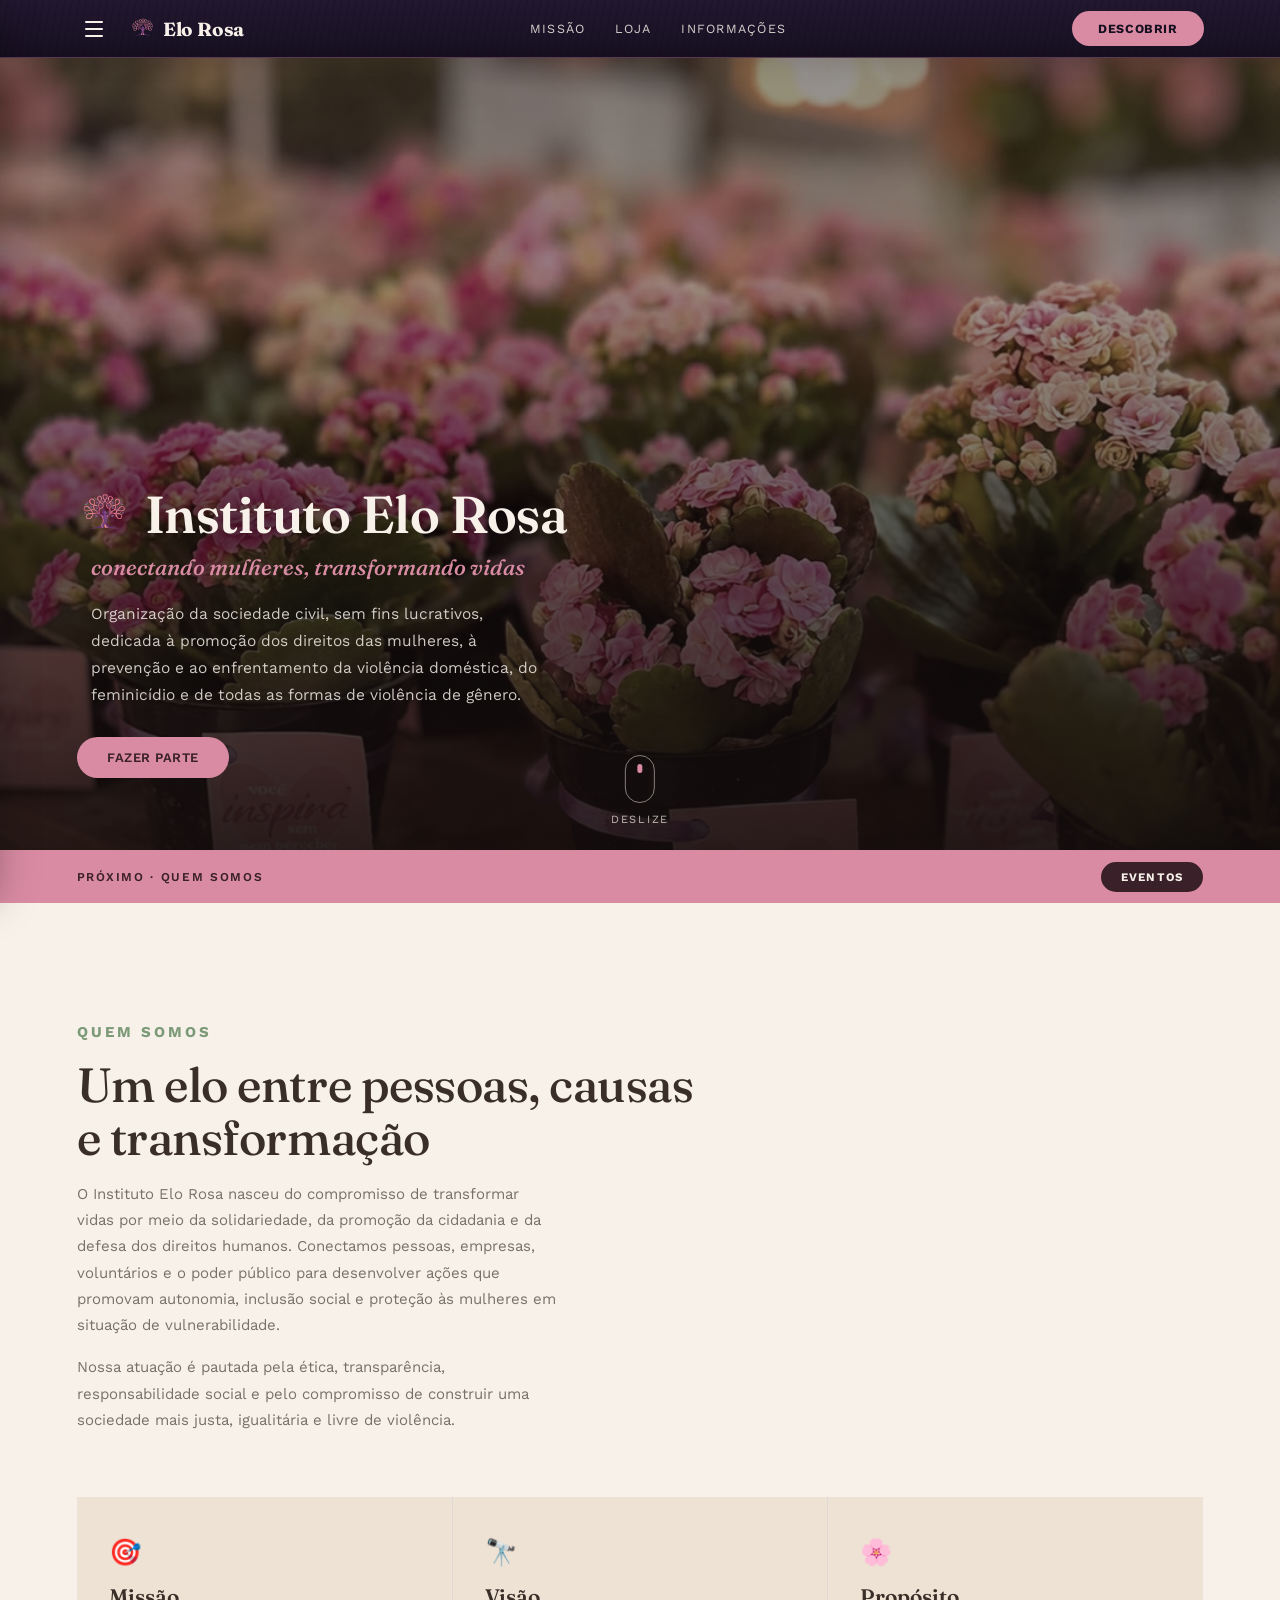
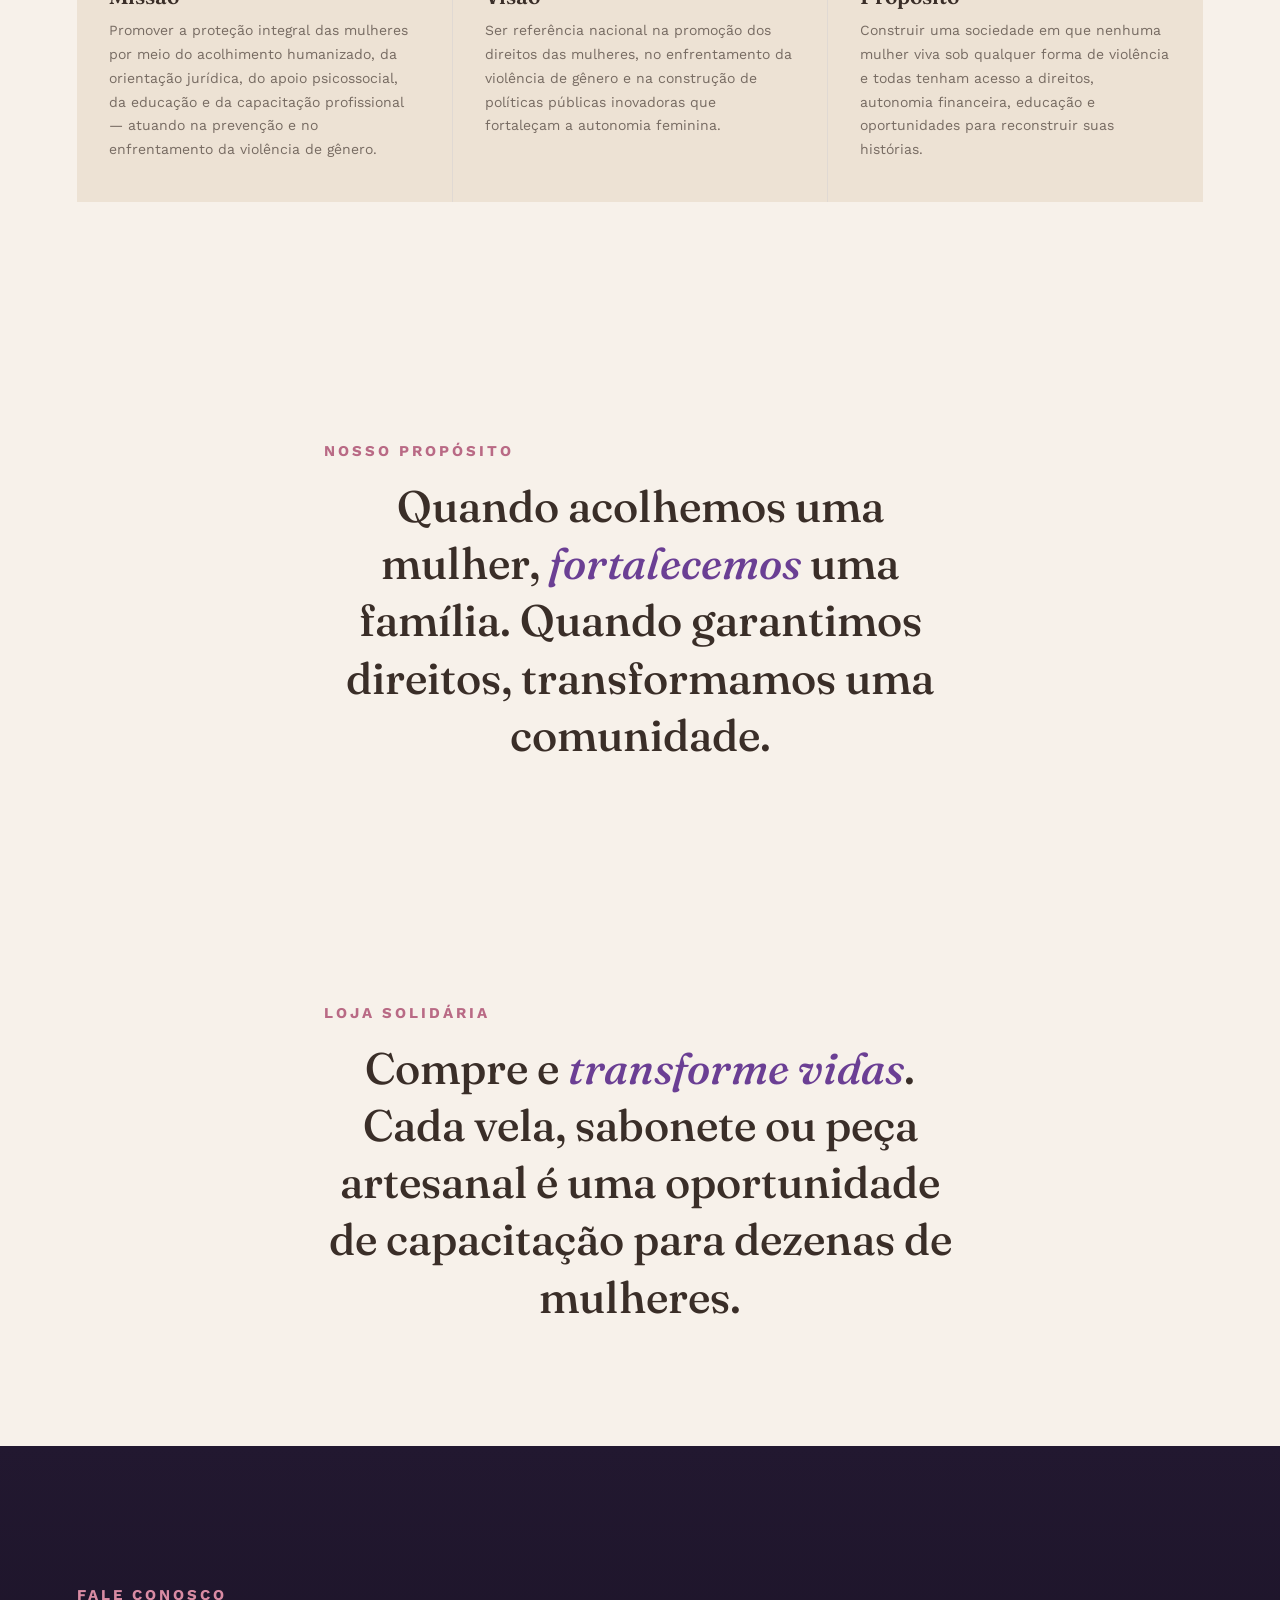
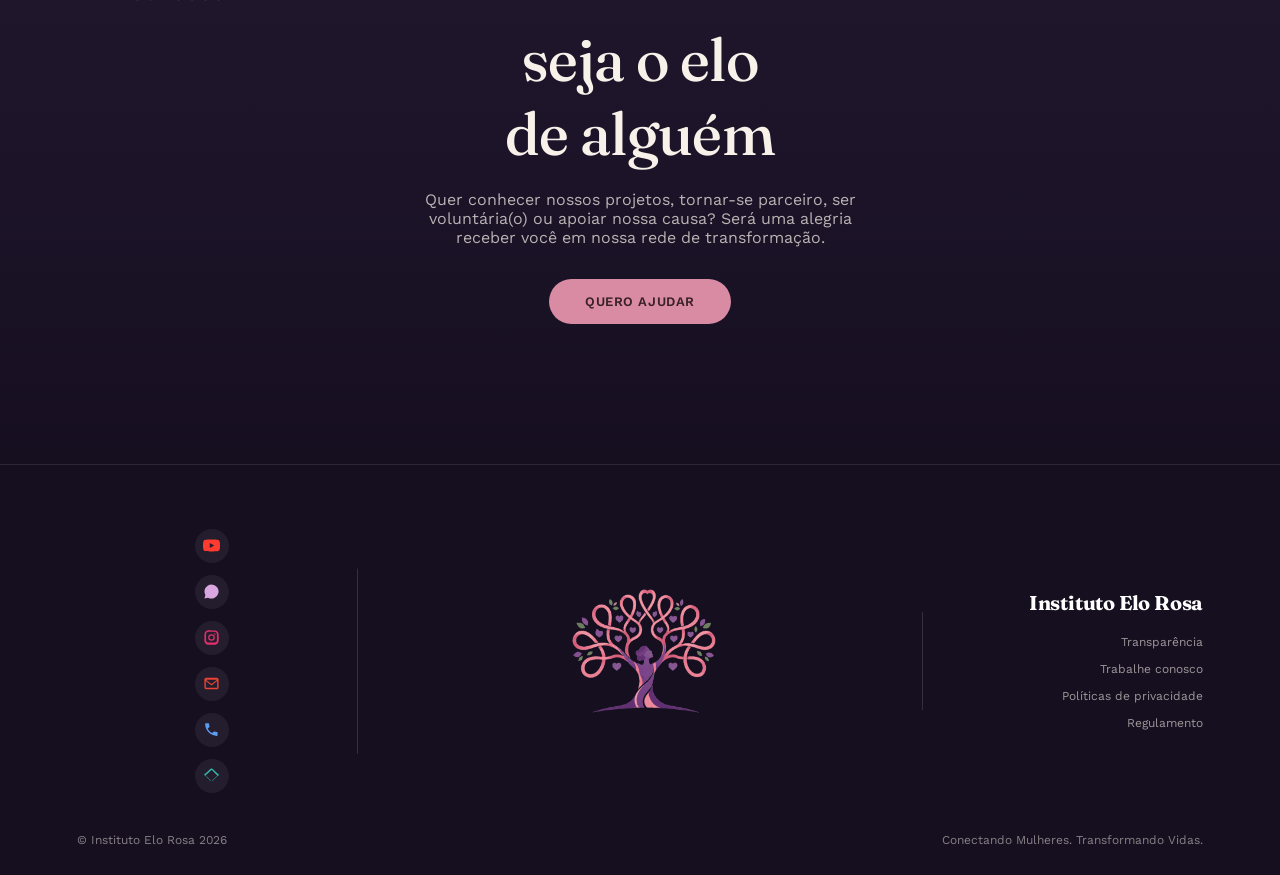
<file: index.html>
<!DOCTYPE html>
<html lang="pt-BR">
<head>
<meta charset="UTF-8">
<meta name="viewport" content="width=device-width, initial-scale=1.0">
<title>Instituto Elo Rosa</title>
<link rel="shortcut icon" href="" type="image/x-icon">
<!-- ícones extras mantidos para boa exibição em diferentes dispositivos -->
<link rel="icon" type="image/svg+xml" href="site_elo_rosa/images/favicon.svg">
<link rel="apple-touch-icon" href="site_elo_rosa/images/favicon-96x96.png">
<link rel="preconnect" href="https://fonts.googleapis.com">
<link rel="preconnect" href="https://fonts.gstatic.com" crossorigin>
<link href="https://fonts.googleapis.com/css2?family=Fraunces:ital,opsz,wght@0,9..144,300;0,9..144,500;0,9..144,700;1,9..144,500&family=Work+Sans:wght@400;500;600;700&display=swap" rel="stylesheet">
<link rel="stylesheet" href="site_elo_rosa/css/iHomeP.css">
</head>
<body>

<!-- ==========================================================================
     MÓDULO 1 — PÁGINA INICIAL (HOME)
     1.1 Menu de navegação (novo: hambúrguer + faixa que esconde + pastilha + gaveta)
     1.2 Botão flutuante de contato
     1.3 Seção herói (banner topo)
     1.4 Faixa "peek" (prévia da próxima seção)
     1.5 Seção "quem somos" (missão / visão / propósito)
     1.6 Seção "nosso propósito"
     1.7 Seção "loja solidária"
     1.8 Seção de chamada final (CTA)
     1.9 Rodapé (logo + contatos)
     ========================================================================== -->

<!-- 1.1 — MENU DE NAVEGAÇÃO -->
<nav class="nav" id="mainNav">
  <button class="menu-btn" id="menuBtn" aria-label="Abrir menu">
    <span></span><span></span><span></span>
  </button>
  <span class="word">
    <span class="mark">
      <img src="site_elo_rosa/images/favicon.svg" alt="Símbolo Elo Rosa">
    </span>
    Elo Rosa
  </span>
  <div class="links">
    <a href="#sobre">missão</a>
    <a href="#loja">loja</a>
    <a href="#apoiar">informações</a>
  </div>
  <a class="discover-btn fx-btn" href="#fim-pagina">Descobrir</a>
</nav>

<!-- pastilha fixa (canto superior esquerdo) que aparece quando a faixa some -->
<div class="nav-pill" id="navPill">
  <button class="menu-btn" id="menuBtnPill" aria-label="Abrir menu">
    <span></span><span></span><span></span>
  </button>
</div>

<!-- fundo escuro atrás da gaveta/cortina do menu -->
<div class="menu-overlay" id="menuOverlay"></div>

<!-- gaveta/cortina do menu (desktop: painel médio | mobile: peça pequena) -->
<aside class="menu-drawer" id="menuDrawer">
  <div class="menu-drawer-head">
    <span class="mark"><img src="site_elo_rosa/images/favicon.svg" alt="Logo do Instituto Elo Rosa"></span>
    <span class="drawer-name">Instituto Elo Rosa</span>
  </div>
  <nav class="menu-drawer-links">
    <a href="#sobre">Missão</a>
    <a href="#loja">Loja Solidária</a>
    <a href="#apoiar">Informações</a>
  </nav>
</aside>

<!-- 1.2 — BOTÃO FLUTUANTE DE CONTATO (canto inferior direito) -->
<div class="contact-fab" id="contactFab" title="fale conosco">
  <svg viewBox="0 0 24 24" fill="none" stroke-width="2" stroke-linecap="round" stroke-linejoin="round"><path d="M22 16.92v3a2 2 0 0 1-2.18 2 19.79 19.79 0 0 1-8.63-3.07 19.5 19.5 0 0 1-6-6 19.79 19.79 0 0 1-3.07-8.67A2 2 0 0 1 4.11 2h3a2 2 0 0 1 2 1.72c.127.96.361 1.903.7 2.81a2 2 0 0 1-.45 2.11L8.09 9.91a16 16 0 0 0 6 6l1.27-1.27a2 2 0 0 1 2.11-.45c.907.339 1.85.573 2.81.7A2 2 0 0 1 22 16.92z"></path></svg>
</div>

<!-- 1.3 — SEÇÃO HERÓI (banner principal com imagem de fundo) -->
<header class="hero">
  <div class="hero-bg" id="heroBg">
    <div class="fill"></div>
  </div>

  <div class="hero-inner">
    <div class="hero-copy">
      <!-- título grande do herói: logo + nome do instituto lado a lado.
           Tamanho "grande, mas não exagerado" — menor que o antigo h1 de
           tagline, para não competir com a frase abaixo. -->
      <div class="hero-title-row">
        <span class="hero-logo"><img src="site_elo_rosa/images/favicon.svg" alt="Logo Instituto Elo Rosa"></span>
        <h1 class="hero-title">Instituto Elo Rosa</h1>
      </div>
      <!-- frase/tagline que já existia, mantida como subtítulo -->
      <p class="hero-tagline">conectando mulheres, transformando vidas</p>
      <!-- parágrafo de descrição que já existia -->
      <p class="hero-desc">Organização da sociedade civil, sem fins lucrativos, dedicada à promoção dos direitos das mulheres, à prevenção e ao enfrentamento da violência doméstica, do feminicídio e de todas as formas de violência de gênero.</p>
      <!-- botão "fazer parte": mesmo efeito visual do botão "Descobrir"
           (classe fx-btn = escurece no hover + "bolha" suave no clique),
           leva para a seção de baixo (#apoiar) com rolagem suave -->
      <a class="hero-btn fx-btn" href="#apoiar">fazer parte</a>
    </div>
  </div>

  <div class="scroll-cue">
    <div class="pill"></div>
    <svg class="chevron" viewBox="0 0 24 24" fill="none" stroke="#c98299" stroke-width="2" stroke-linecap="round" stroke-linejoin="round"><polyline points="6 9 12 15 18 9"></polyline></svg>
    <span class="label">deslize</span>
  </div>
</header>

<!-- 1.4 — FAIXA "PEEK" (prévia da próxima seção) -->
<div class="peek">
  <span class="tag">próximo · quem somos</span>
  <!-- botão "eventos": mesmo efeito visual do "Descobrir" (classe fx-btn),
       mas leva para uma página nova (eventos.html), em vez de rolar a página -->
  <a class="peek-btn fx-btn" href="site_elo_rosa/pages/eventos.html">eventos</a>
</div>

<!-- 1.5 — SEÇÃO "QUEM SOMOS" (missão / visão / propósito) -->
<section id="sobre">
  <div class="section-head reveal">
    <span class="eyebrow">quem somos</span>
    <h2>Um elo entre pessoas, causas e transformação</h2>
    <p>O Instituto Elo Rosa nasceu do compromisso de transformar vidas por meio da solidariedade, da promoção da cidadania e da defesa dos direitos humanos. Conectamos pessoas, empresas, voluntários e o poder público para desenvolver ações que promovam autonomia, inclusão social e proteção às mulheres em situação de vulnerabilidade.</p>
    <p>Nossa atuação é pautada pela ética, transparência, responsabilidade social e pelo compromisso de construir uma sociedade mais justa, igualitária e livre de violência.</p>
  </div>

  <div class="mission-grid">
    <div class="mission-card reveal">
      <span class="icon">🎯</span>
      <h3>Missão</h3>
      <p>Promover a proteção integral das mulheres por meio do acolhimento humanizado, da orientação jurídica, do apoio psicossocial, da educação e da capacitação profissional — atuando na prevenção e no enfrentamento da violência de gênero.</p>
    </div>
    <div class="mission-card reveal">
      <span class="icon">🔭</span>
      <h3>Visão</h3>
      <p>Ser referência nacional na promoção dos direitos das mulheres, no enfrentamento da violência de gênero e na construção de políticas públicas inovadoras que fortaleçam a autonomia feminina.</p>
    </div>
    <div class="mission-card reveal">
      <span class="icon">🌸</span>
      <h3>Propósito</h3>
      <p>Construir uma sociedade em que nenhuma mulher viva sob qualquer forma de violência e todas tenham acesso a direitos, autonomia financeira, educação e oportunidades para reconstruir suas histórias.</p>
    </div>
  </div>
</section>

<!-- 1.6 — SEÇÃO "NOSSO PROPÓSITO" -->
<section class="story" id="atuacao">
  <div class="story-content reveal">
    <span class="eyebrow">nosso propósito</span>
    <h2>Quando acolhemos uma mulher, <em>fortalecemos</em> uma família. Quando garantimos direitos, transformamos uma comunidade.</h2>
  </div>
</section>

<!-- 1.7 — SEÇÃO "LOJA SOLIDÁRIA" -->
<section class="story" id="loja">
  <div class="story-content reveal">
    <span class="eyebrow">loja solidária</span>
    <h2>Compre e <em>transforme vidas</em>. Cada vela, sabonete ou peça artesanal é uma oportunidade de capacitação para dezenas de mulheres.</h2>
  </div>
</section>

<!-- 1.8 — SEÇÃO DE CHAMADA FINAL (CTA) -->
<section class="cta" id="apoiar">
  <div class="reveal">
    <span class="eyebrow">fale conosco</span>
    <h2>seja o elo<br>de alguém</h2>
    <p style="max-width:480px;margin:20px auto 0;color:var(--ink-soft);">Quer conhecer nossos projetos, tornar-se parceiro, ser voluntária(o) ou apoiar nossa causa? Será uma alegria receber você em nossa rede de transformação.</p>
    <a class="btn" href="#">quero ajudar</a>
  </div>
</section>

<!-- 1.9 — RODAPÉ (FOOTER) — grade de 3 colunas: ícones | logo | nome+políticas -->
<footer>
  <div class="footer-grid">

    <!-- Coluna 1 (esquerda): ícones de contato/redes sociais, empilhados de cima para baixo -->
    <div class="footer-col-left">
      <ul class="footer-social-col">

        <!-- YouTube (vermelho) → canal/página da polícia (denúncia).
             Substituir o href pelo link definitivo quando disponível. -->
        <li>
          <a href="#" target="_blank" rel="noopener" aria-label="YouTube">
            <svg class="icon-youtube" viewBox="0 0 24 24"><path d="M23.5 6.2a3 3 0 0 0-2.1-2.1C19.5 3.5 12 3.5 12 3.5s-7.5 0-9.4.6A3 3 0 0 0 .5 6.2 31 31 0 0 0 0 12a31 31 0 0 0 .5 5.8 3 3 0 0 0 2.1 2.1c1.9.6 9.4.6 9.4.6s7.5 0 9.4-.6a3 3 0 0 0 2.1-2.1A31 31 0 0 0 24 12a31 31 0 0 0-.5-5.8zM9.6 15.5V8.5L15.8 12z"/></svg>
          </a>
        </li>

        <!-- WhatsApp / Comunidade (rosa-lilás) → link de convite da comunidade.
             Substituir o href pelo link definitivo. -->
        <li>
          <a href="#" target="_blank" rel="noopener" aria-label="WhatsApp — comunidade">
            <svg class="icon-whatsapp" viewBox="0 0 24 24"><path d="M17.5 14.4c-.3-.1-1.7-.9-2-1-.3-.1-.5-.1-.7.1-.2.3-.8 1-1 1.2-.2.2-.4.2-.6.1-.3-.1-1.3-.5-2.4-1.5-.9-.8-1.5-1.8-1.7-2.1-.2-.3 0-.5.1-.6.1-.1.3-.4.4-.5.1-.2.2-.3.3-.5.1-.2 0-.4 0-.5C10 9 9.4 7.6 9.1 7c-.2-.5-.4-.4-.6-.4h-.5c-.2 0-.5.1-.7.3-.3.3-1 1-1 2.4s1 2.8 1.2 3c.1.2 2 3.1 4.9 4.3.7.3 1.2.5 1.6.6.7.2 1.3.2 1.8.1.5-.1 1.7-.7 2-1.4.2-.7.2-1.2.2-1.4-.1-.1-.3-.2-.5-.3zM12 2a10 10 0 0 0-8.6 15L2 22l5.1-1.3A10 10 0 1 0 12 2z"/></svg>
          </a>
        </li>

        <!-- Instagram (cores da marca) → página do perfil.
             Substituir o href pelo link definitivo. -->
        <li>
          <a href="#" target="_blank" rel="noopener" aria-label="Instagram">
            <svg class="icon-instagram" viewBox="0 0 24 24"><path d="M12 2c2.7 0 3.1 0 4.1.1 1.1 0 1.8.2 2.5.5.7.3 1.2.6 1.8 1.2.6.6.9 1.1 1.2 1.8.3.7.4 1.4.5 2.5 0 1 .1 1.4.1 4.1s0 3.1-.1 4.1c0 1.1-.2 1.8-.5 2.5-.3.7-.6 1.2-1.2 1.8-.6.6-1.1.9-1.8 1.2-.7.3-1.4.4-2.5.5-1 0-1.4.1-4.1.1s-3.1 0-4.1-.1c-1.1 0-1.8-.2-2.5-.5-.7-.3-1.2-.6-1.8-1.2-.6-.6-.9-1.1-1.2-1.8-.3-.7-.4-1.4-.5-2.5C2 15.1 2 14.7 2 12s0-3.1.1-4.1c0-1.1.2-1.8.5-2.5.3-.7.6-1.2 1.2-1.8C4.4 3 4.9 2.7 5.6 2.4c.7-.3 1.4-.4 2.5-.5C9.1 2 9.5 2 12 2zm0 1.8c-2.6 0-3 0-4 .1-.9 0-1.4.2-1.7.3-.4.2-.7.3-1 .6-.3.3-.5.6-.6 1-.1.3-.3.8-.3 1.7-.1 1-.1 1.4-.1 4s0 3 .1 4c0 .9.2 1.4.3 1.7.2.4.3.7.6 1 .3.3.6.5 1 .6.3.1.8.3 1.7.3 1 .1 1.4.1 4 .1s3 0 4-.1c.9 0 1.4-.2 1.7-.3.4-.2.7-.3 1-.6.3-.3.5-.6.6-1 .1-.3.3-.8.3-1.7.1-1 .1-1.4.1-4s0-3-.1-4c0-.9-.2-1.4-.3-1.7-.2-.4-.3-.7-.6-1-.3-.3-.6-.5-1-.6-.3-.1-.8-.3-1.7-.3-1-.1-1.4-.1-4-.1zm0 3.5a4.7 4.7 0 1 1 0 9.4 4.7 4.7 0 0 1 0-9.4zm0 1.8a2.9 2.9 0 1 0 0 5.8 2.9 2.9 0 0 0 0-5.8zm5.9-2a1.1 1.1 0 1 1-2.2 0 1.1 1.1 0 0 1 2.2 0z"/></svg>
          </a>
        </li>

        <!-- Gmail (vermelho) → copia o e-mail para a área de transferência
             e também abre o app de e-mail (mailto), conforme pedido. -->
        <li>
          <a href="mailto:contato@institutoelorosa.org.br" data-copy="contato@institutoelorosa.org.br" class="js-copy-email" aria-label="Enviar e-mail">
            <svg class="icon-gmail" viewBox="0 0 24 24"><path d="M2 6.5C2 5.1 3.1 4 4.5 4h15C20.9 4 22 5.1 22 6.5v11c0 1.4-1.1 2.5-2.5 2.5h-15A2.5 2.5 0 0 1 2 17.5v-11zm2.2.3 7.8 6 7.8-6H4.2zM4 8.6v8.9c0 .3.2.5.5.5h15c.3 0 .5-.2.5-.5V8.6l-8 6.2-8-6.2z"/></svg>
          </a>
          <span class="footer-copy-hint" id="emailCopyHint">copiado!</span>
        </li>

        <!-- Telefone (azul) → apenas copia o número, sem abrir discador -->
        <li>
          <button type="button" class="js-copy-phone" data-copy="+55 11 0000-0000" aria-label="Copiar telefone">
            <svg class="icon-phone" viewBox="0 0 24 24"><path d="M6.6 10.8c1.4 2.7 3.6 4.9 6.3 6.3l2.1-2.1c.3-.3.7-.4 1-.2 1.1.4 2.3.6 3.6.6.6 0 1 .4 1 1V20c0 .6-.4 1-1 1C10.6 21 3 13.4 3 4c0-.6.4-1 1-1h3.6c.6 0 1 .4 1 1 0 1.3.2 2.5.6 3.6.1.4 0 .8-.2 1L6.6 10.8z"/></svg>
          </button>
          <span class="footer-copy-hint" id="phoneCopyHint">copiado!</span>
        </li>

        <!-- Pix (verde) → página própria a ser definida -->
        <li>
          <a href="#" aria-label="Pix">
            <svg class="icon-pix" viewBox="0 0 24 24"><path d="M12 2.2c.8 0 1.6.3 2.1.9l4.8 4.8c1.2 1.2 1.9 1.9 3.1 1.9v2.4c-1.2 0-1.9.7-3.1 1.9l-4.8 4.8c-.5.6-1.3.9-2.1.9s-1.6-.3-2.1-.9L5.1 14c-1.2-1.2-1.9-1.9-3.1-1.9V9.7c1.2 0 1.9-.7 3.1-1.9l4.8-4.8c.5-.5 1.3-.8 2.1-.8zm0 2.1c-.2 0-.4.1-.6.2L6.6 9.3C5.7 10.1 5 10.9 4 11.3v1.4c1 .4 1.7 1.2 2.6 2.1l4.8 4.8c.2.1.4.2.6.2s.4-.1.6-.2l4.8-4.8c.9-.9 1.6-1.7 2.6-2.1v-1.4c-1-.4-1.7-1.2-2.6-2.1l-4.8-4.8c-.2-.1-.4-.2-.6-.2z"/></svg>
          </a>
        </li>

      </ul>
    </div>

    <!-- Coluna 2 (centro): logo do instituto -->
    <div class="footer-col-center">
      <div class="footer-logo">
        <img src="site_elo_rosa/images/favicon.svg" alt="Logo do Instituto Elo Rosa">
      </div>
    </div>

    <!-- Coluna 3 (direita): nome do instituto + lista de links institucionais (políticas) -->
    <div class="footer-col-right">
      <span class="footer-brand-name">Instituto Elo Rosa</span>

      <ul class="footer-policies">
        <li><a href="#">Transparência</a></li>
        <li><a href="#">Trabalhe conosco</a></li>
        <li><a href="#">Políticas de privacidade</a></li>
        <li><a href="#">Regulamento</a></li>
      </ul>
    </div>

  </div>

  <!-- Linha final do rodapé: copyright + slogan -->
  <div class="footer-bottom" id="fim-pagina">
    <span>© Instituto Elo Rosa 2026</span>
    <span>Conectando Mulheres. Transformando Vidas.</span>
  </div>
</footer>

<script src="site_elo_rosa/js/iHomeP.js"></script>
</body>
</html>
</file>
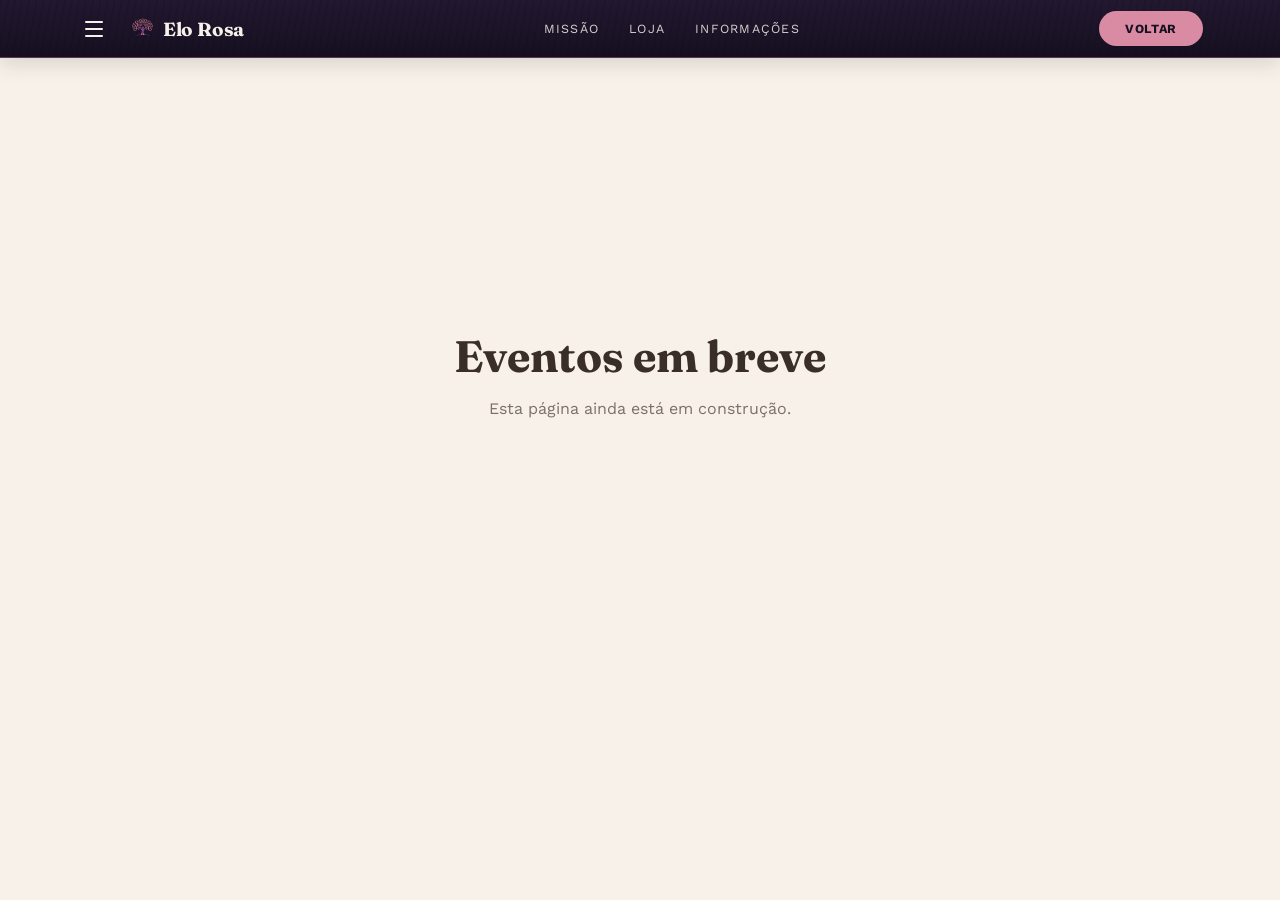
<file: site_elo_rosa/pages/eventos.html>
<!DOCTYPE html>
<html lang="pt-BR">
<head>
<meta charset="UTF-8">
<meta name="viewport" content="width=device-width, initial-scale=1.0">
<title>Eventos|Instituto Elo Rosa</title>
<link rel="shortcut icon" href="" type="image/x-icon">
<link rel="icon" type="image/svg+xml" href="../images/favicon.svg">
<link href="https://fonts.googleapis.com/css2?family=Fraunces:ital,opsz,wght@0,9..144,300;0,9..144,500;0,9..144,700;1,9..144,500&family=Work+Sans:wght@400;500;600;700&display=swap" rel="stylesheet">
<link rel="stylesheet" href="../css/iHomeP.css">
</head>
<body style="padding-top:58px;">

<!--
  PÁGINA "EVENTOS" — criada em branco por enquanto, como destino do botão
  "eventos" da faixa peek da página inicial. Reaproveita o mesmo style.css
  do site (mesmas cores, fontes e faixa de navegação), só falta o conteúdo.
-->

<nav class="nav" id="mainNav">
  <button class="menu-btn" id="menuBtn" aria-label="Abrir menu">
    <span></span><span></span><span></span>
  </button>
  <span class="word">
    <span class="mark"><img src="../images/favicon.svg" alt="Símbolo Elo Rosa"></span>
    Elo Rosa
  </span>
  <div class="links">
    <a href="../../index.html#sobre">missão</a>
    <a href="../../index.html#loja">loja</a>
    <a href="../../index.html#apoiar">informações</a>
  </div>
  <a class="discover-btn fx-btn" href="../../index.html">voltar</a>
</nav>

<section style="min-height:70vh;display:flex;align-items:center;justify-content:center;text-align:center;">
  <div>
    <h1 style="font-size:clamp(28px,4.5vw,44px);">Eventos em breve</h1>
    <p style="margin-top:16px;color:var(--ink-soft);">Esta página ainda está em construção.</p>
  </div>
</section>

<script src="../js/iHomeP.js"></script>
</body>
</html>
</file>
<file: site_elo_rosa/css/iHomeP.css>
/* ==========================================================================
   iHomeP.css — INSTITUTO ELO ROSA — FOLHA DE ESTILOS DA PÁGINA INICIAL (HOME)
   Convenção de nome: "iHomeP" = estilos específicos da Home Page.
   Quando novas páginas forem criadas, cada uma pode ter seu próprio arquivo
   (ex: iEventosP.css), mantendo os estilos organizados por página.
   Paleta: tons terrosos/creme + rosa suave + verde, com seções escuras
   (madeira/roxo) para dar contraste ao herói, CTA e rodapé.
   ========================================================================== */

/* ##########################################################################
   MÓDULO 1 — PÁGINA INICIAL (HOME)
   Este módulo contém TODOS os estilos da página inicial do site:
   menu de navegação, botão flutuante de contato, seção herói (banner topo),
   seção "quem somos", seções de propósito/loja, seção de chamada (CTA)
   e o rodapé (footer) com a flor decorativa e os contatos.
   ########################################################################## */

/* Variáveis de cor reutilizadas em todo o site (facilita trocar a paleta) */
:root{
  --cream:#F7F1EA;                    /* fundo claro principal */
  --cream-deep:#EDE2D4;               /* fundo levemente mais escuro (cards) */
  --ink:#3A2E28;                      /* cor do texto principal */
  --ink-soft:rgba(58,46,40,.66);      /* texto secundário, mais suave */
  --pink:#D98BA3;                     /* rosa de destaque (botões, links) */
  --pink-deep:#B96A85;                /* rosa mais escuro (hover) */
  --green:#7C9A78;                    /* verde de apoio (eyebrows de seção) */
  --line:rgba(58,46,40,.12);          /* linhas divisórias sutis */
  --wood:#221830;                     /* roxo escuro (topo do gradiente) — escurecido */
  --wood-dark:#160F20;                /* roxo ainda mais escuro (base do gradiente) — escurecido */
  --purple-accent:#6B3F94;            /* roxo de destaque em textos */
}

/* Reset básico: remove margens/paddings padrão do navegador */
*{margin:0;padding:0;box-sizing:border-box;}

/* Rolagem suave ao clicar em âncoras (ex: menu -> seção) */
html{scroll-behavior:smooth;}

/* Esconde a barra de rolagem visualmente, mantendo a rolagem funcional */
html,body{ scrollbar-width:none; -ms-overflow-style:none; }
body::-webkit-scrollbar, html::-webkit-scrollbar{ display:none; width:0; height:0; }

body{
  background:var(--cream);
  color:var(--ink);
  font-family:'Work Sans',sans-serif;  /* fonte padrão do corpo do texto */
  overflow-x:hidden;                   /* evita rolagem horizontal indesejada */
  padding-top:58px;                    /* compensa a altura do menu fixo (.nav) */
}

/* Títulos usam a fonte serifada (mais editorial/elegante) */
h1,h2,h3,.display{font-family:'Fraunces',serif;}
a{color:inherit;text-decoration:none;}

/* --------------------------------------------------------------------------
   1.1 — MENU DE NAVEGAÇÃO (topo fixo)
   Barra fixa no topo da tela com logo, links de âncora e botão "quero ajudar".
   -------------------------------------------------------------------------- */
.nav{
  position:fixed;top:0;left:0;right:0;z-index:50;
  height:58px;
  display:flex;justify-content:space-between;align-items:center;
  padding:0 6vw;
  background:
    repeating-linear-gradient(100deg,
      rgba(0,0,0,0.08) 0px, rgba(0,0,0,0.08) 2px,
      transparent 2px, transparent 7px),
    linear-gradient(180deg, var(--wood) 0%, var(--wood-dark) 100%);
  border-bottom:1px solid rgba(217,139,163,.3);
  box-shadow:0 6px 20px rgba(58,46,40,.15);
}
.nav .word{
  font-family:'Fraunces',serif;font-weight:700;font-size:19px;letter-spacing:-0.01em;color:var(--cream);
  display:flex;align-items:center;gap:8px;
}
.nav .word .mark{
  width:26px;height:26px;flex-shrink:0;
  display:inline-flex;align-items:center;justify-content:center;
}
.nav .word .mark img{width:100%;height:100%;object-fit:contain;}
.nav .links{display:flex;gap:30px;font-size:12.5px;letter-spacing:.1em;text-transform:uppercase;}
.nav .links a{opacity:.85;color:var(--cream);transition:opacity .2s, color .2s;}
.nav .links a:hover{opacity:1;color:var(--pink);}
.nav .help-btn{
  background:var(--pink);color:#3A2028;
  padding:9px 20px;border-radius:24px;
  font-size:12px;font-weight:700;letter-spacing:.04em;text-transform:uppercase;
  white-space:nowrap;
  transition:background .2s;
}
.nav .help-btn:hover{background:var(--pink-deep);}
@media(max-width:760px){ .nav .links{display:none;} .nav .help-btn{padding:8px 16px;font-size:11px;} }

/* --------------------------------------------------------------------------
   1.2 — BOTÃO FLUTUANTE DE CONTATO (círculo com ícone de telefone)
   Fica fixo no canto inferior direito da tela; aparece com fade ao rolar
   (a lógica de mostrar/esconder fica no script.js).
   -------------------------------------------------------------------------- */
.contact-fab{
  position:fixed;right:28px;bottom:32px;z-index:60;
  width:58px;height:58px;border-radius:50%;
  background:var(--pink);
  display:flex;align-items:center;justify-content:center;
  box-shadow:0 8px 24px rgba(217,139,163,.5);
  opacity:0;transform:translateY(16px) scale(.9);pointer-events:none;
  transition:opacity .4s ease, transform .4s ease;
}
.contact-fab.show{opacity:1;transform:translateY(0) scale(1);pointer-events:auto;}
.contact-fab svg{width:24px;height:24px;stroke:#3A2028;}
@media(max-width:760px){ .contact-fab{width:50px;height:50px;right:18px;bottom:20px;} }

/* --------------------------------------------------------------------------
   1.3 — SEÇÃO HERÓI (banner principal do topo, com imagem de fundo)
   -------------------------------------------------------------------------- */
.hero{
  position:relative;
  height:88vh;
  min-height:560px;
  display:flex;align-items:flex-end;
  overflow:hidden;
}
.hero-bg{
  position:absolute;inset:-6% 0 0 0;
  height:106%;
  will-change:transform;
}
.hero-bg .fill{
  position:absolute;inset:0;
  /* CONECTANDO O BACKGROUND: o arquivo real na pasta images é "hero.jpeg"
     (conforme a estrutura de pastas do projeto) — antes estava apontando
     para "hero.jpg", que não existe, por isso a imagem nunca aparecia. */
  background-image:url('../images/hero.jpeg');
  background-size:cover;background-position:center 38%;
  filter:saturate(0.62) brightness(0.85);
}
.hero-bg::after{
  content:"";position:absolute;inset:0;
  background:linear-gradient(180deg, rgba(30,20,20,.4) 0%, rgba(30,20,20,.28) 32%, rgba(20,13,13,.88) 100%);
}
.hero-inner{
  position:relative;z-index:2;
  width:100%;
  padding:0 6vw 8vh;
}
.hero-copy{max-width:600px;}

/* Regra base do "eyebrow" (rótulo pequeno em maiúsculas), usada em outras
   seções da página (quem-somos, propósito, loja, CTA) — mantida aqui para
   não quebrar essas seções, mesmo que o herói agora use o título grande. */
.eyebrow{
  color:var(--pink-deep);font-size:15px;letter-spacing:.2em;text-transform:uppercase;
  font-weight:700;margin-bottom:18px;
  display:flex;align-items:center;gap:10px;
}
.eyebrow .mark{width:22px;height:22px;flex-shrink:0;}
.eyebrow .mark img{width:100%;height:100%;object-fit:contain;}

/* --------------------------------------------------------------------------
   1.3a — TÍTULO GRANDE DO HERÓI (logo + "Instituto Elo Rosa")
   Fica em cima do background, no topo do bloco de texto. Tamanho grande,
   porém contido (não deve competir com a tagline/parágrafo abaixo).
   -------------------------------------------------------------------------- */
.hero-title-row{
  display:flex;align-items:center;gap:16px;
  margin-bottom:6px;
}
.hero-logo{
  /* mesma hierarquia visual do título: tamanho relativo à fonte do título,
     sem fundo/círculo, para não parecer um "ícone menor" ao lado do texto */
  width:1em;height:1em;
  font-size:clamp(30px,5vw,52px);  /* acompanha o tamanho do .hero-title */
  flex-shrink:0;
  display:flex;align-items:center;justify-content:center;
}
.hero-logo img{width:100%;height:100%;object-fit:contain;}
.hero-title{
  /* "grande, mas não exagerado": propositalmente menor que o antigo h1 de
     tagline (que ia até 96px) */
  font-size:clamp(30px,5vw,52px);
  font-weight:600;line-height:1.08;letter-spacing:-.01em;
  color:var(--cream);
  text-shadow:0 4px 24px rgba(0,0,0,.35);
}
@media(max-width:760px){
  .hero-logo{font-size:clamp(24px,7vw,36px);}
}

/* tagline curta, logo abaixo do título grande (frase que já existia).
   Recuo leve à direita, para indicar visualmente que é um "parágrafo"
   subordinado ao título acima (não faz parte do título em si). */
.hero-tagline{
  margin-top:10px;margin-left:14px;
  font-family:'Fraunces',serif;font-style:italic;font-weight:500;
  font-size:clamp(17px,2.2vw,22px);
  color:var(--pink);
  text-shadow:0 2px 12px rgba(0,0,0,.25);
}

/* parágrafo de descrição (mesmo estilo que já existia), com o mesmo
   recuo leve à direita do tagline, reforçando a leitura em "parágrafos" */
.hero-desc{
  margin-top:20px;margin-left:14px;
  font-size:15.5px;line-height:1.75;color:rgba(247,241,234,.82);
  max-width:460px;
}
.hero-btn{
  display:inline-block;margin-top:28px;padding:13px 30px;
  background:var(--pink);color:#3A2028;border-radius:30px;
  font-weight:600;font-size:13px;letter-spacing:.04em;text-transform:uppercase;
  /* hover (escurecer) e clique (efeito de bolha) vêm da classe .fx-btn */
}

/* scroll indicator */
.scroll-cue{
  position:absolute;bottom:24px;left:50%;transform:translateX(-50%);
  z-index:3;display:flex;flex-direction:column;align-items:center;gap:10px;
  color:rgba(247,241,234,.75);font-size:11px;letter-spacing:.16em;text-transform:uppercase;
}
.scroll-cue .pill{
  width:30px;height:48px;border-radius:20px;border:1.5px solid rgba(247,241,234,.5);
  position:relative;
}
.scroll-cue .pill::before{
  content:"";position:absolute;top:8px;left:50%;transform:translateX(-50%);
  width:5px;height:9px;border-radius:3px;background:var(--pink);
  animation:cueMove 1.8s ease-in-out infinite;
}
@keyframes cueMove{
  0%{opacity:0;transform:translate(-50%,0);}
  30%{opacity:1;}
  70%{opacity:1;}
  100%{opacity:0;transform:translate(-50%,16px);}
}
.scroll-cue .chevron{display:none;}
@media(max-width:760px){
  .scroll-cue .pill{display:none;}
  .scroll-cue .chevron{display:block;width:26px;height:26px;animation:chevBounce 1.6s ease-in-out infinite;}
  .scroll-cue span.label{display:none;}
}
@keyframes chevBounce{
  0%,100%{transform:translateY(0);opacity:.5;}
  50%{transform:translateY(8px);opacity:1;}
}

/* --------------------------------------------------------------------------
   1.4 — FAIXA "PEEK" (tira rosa logo abaixo do herói, com prévia da próxima seção)
   -------------------------------------------------------------------------- */
.peek{
  position:relative;z-index:2;
  background:var(--pink);
  color:#3A2028;
  /* altura reduzida em 1/6 em relação ao valor original (14px → ~11.7px de
     padding vertical), a pedido: a faixa fica mais fina, mantendo as
     proporções internas dos elementos */
  padding:calc(14px * 5 / 6) 6vw;
  display:flex;justify-content:space-between;align-items:center;
}
.peek .tag{font-size:12px;letter-spacing:.14em;text-transform:uppercase;font-weight:600;}
.peek .peek-btn{
  background:#3A2028;color:var(--cream);
  padding:8px 20px;border-radius:20px;
  font-size:11.5px;font-weight:700;letter-spacing:.1em;text-transform:uppercase;
  transition:background .2s;
}
/* aqui o hover fica escuro (roxo), diferente do padrão rosa do .fx-btn —
   mantido de propósito, pois este botão já nasce escuro sobre o fundo rosa */
.peek .peek-btn:hover{background:var(--wood-dark);}

/* --------------------------------------------------------------------------
   1.5 — ESTRUTURA GERAL DAS SEÇÕES (espaçamento padrão + cabeçalho de seção)
   -------------------------------------------------------------------------- */
section{padding:120px 6vw;position:relative;}
.section-head{max-width:640px;margin-bottom:64px;}
.section-head .eyebrow{color:var(--green);}
.section-head h2{font-size:clamp(32px,4.5vw,48px);font-weight:500;line-height:1.1;letter-spacing:-.01em;}
.section-head p{margin-top:16px;color:var(--ink-soft);line-height:1.75;font-size:15px;max-width:480px;}

/* --------------------------------------------------------------------------
   1.6 — GRADE DE MISSÃO/VISÃO/PROPÓSITO ("quem somos")
   -------------------------------------------------------------------------- */
.mission-grid{
  display:grid;grid-template-columns:repeat(3,1fr);gap:1px;
  background:var(--line);
}
@media(max-width:760px){ .mission-grid{grid-template-columns:1fr;} }
.mission-card{
  background:var(--cream-deep);
  padding:40px 32px;
}
.mission-card .icon{font-size:26px;display:block;margin-bottom:16px;}
.mission-card h3{font-family:'Fraunces',serif;font-weight:600;font-size:21px;margin-bottom:10px;}
.mission-card p{font-size:14px;line-height:1.7;color:var(--ink-soft);}

.mission-grid.three-col{grid-template-columns:repeat(3,1fr);}
@media(max-width:900px){ .mission-grid.three-col{grid-template-columns:repeat(2,1fr);} }
@media(max-width:600px){ .mission-grid.three-col{grid-template-columns:1fr;} }

/* --------------------------------------------------------------------------
   1.7a — LISTA DE VALORES/TAGS (reutilizável, ex: lista de projetos)
   -------------------------------------------------------------------------- */
.values{background:var(--cream-deep);}
.values-list{
  display:flex;flex-wrap:wrap;gap:12px;
  max-width:900px;
}
.values-list span{
  background:var(--cream);
  border:1px solid var(--line);
  color:var(--ink);
  padding:10px 18px;
  border-radius:24px;
  font-size:13.5px;
}
#projetos .values-list span{
  background:var(--cream-deep);
  border-color:rgba(217,139,163,.35);
}
.story{
  background:var(--cream);
  min-height:50vh;
  display:flex;align-items:center;justify-content:center;
  text-align:center;
}
.story-content{max-width:680px;padding:0 24px;}
.story-content .eyebrow{color:var(--pink-deep);}
.story-content h2{font-size:clamp(28px,4.5vw,44px);font-weight:500;line-height:1.3;color:var(--ink);}
.story-content h2 em{color:var(--purple-accent);font-style:italic;}

/* --------------------------------------------------------------------------
   1.7b — CARDS DE APOIADORES/EVENTOS (não usados na home atual, mas mantidos
   caso a seção volte a ser exibida futuramente)
   -------------------------------------------------------------------------- */
.supporters{background:var(--cream-deep);}
.support-grid{
  display:grid;grid-template-columns:repeat(auto-fit,minmax(220px,1fr));gap:1px;
  background:var(--line);
}
.support-card{
  background:var(--cream);padding:32px 26px;
  display:flex;flex-direction:column;gap:10px;
}
.support-card .badge{
  align-self:flex-start;font-size:10.5px;letter-spacing:.1em;text-transform:uppercase;
  color:var(--green);border:1px solid rgba(124,154,120,.4);border-radius:20px;padding:4px 10px;
}
.support-card h3{font-family:'Fraunces',serif;font-weight:600;font-size:20px;}
.support-card p{font-size:13.5px;color:var(--ink-soft);line-height:1.6;}
.support-card .event-date{font-size:12px;color:var(--pink-deep);margin-top:auto;letter-spacing:.04em;}

/* --------------------------------------------------------------------------
   1.7c — SEÇÃO DE CHAMADA FINAL (CTA) "seja o elo de alguém"
   -------------------------------------------------------------------------- */
.cta{
  text-align:center;padding:140px 6vw;
  background:linear-gradient(180deg, var(--wood) 0%, var(--wood-dark) 100%);
  color:var(--cream);
}
.cta .eyebrow{color:var(--pink);}
.cta h2{font-size:clamp(34px,6vw,60px);font-weight:500;letter-spacing:-.01em;color:var(--cream);}
.cta p{color:rgba(247,241,234,.72)!important;}
.cta .btn{
  display:inline-block;margin-top:32px;padding:15px 36px;
  background:var(--pink);color:#3A2028;border-radius:40px;
  font-weight:600;font-size:13px;letter-spacing:.04em;text-transform:uppercase;
  transition:background .2s;
}
.cta .btn:hover{background:var(--pink-deep);}

/* --------------------------------------------------------------------------
   1.8 — RODAPÉ (FOOTER)
   Estrutura em GRID de 3 colunas:
   [ coluna esquerda (reservada) ] [ coluna central (flor) ] [ coluna direita (contatos + políticas) ]
   Proporção pedida "0.75/3 | X | 0.75/3" equivale, simplificada, a 1fr / 2fr / 1fr
   -------------------------------------------------------------------------- */

/* Contêiner externo do rodapé: define o fundo escuro e o espaçamento geral.
   overflow:visible garante que NENHUMA pétala da flor seja cortada nas bordas. */
footer{
  padding:64px 6vw 28px;
  background:var(--wood-dark);
  border-top:1px solid rgba(247,241,234,.10);
  overflow:visible;
}

/* Grid principal com as 3 colunas descritas acima.
   As divisórias verticais (linhas finas) ficam entre as colunas, criando
   visualmente as "3 seções": ícones | logo | políticas. */
.footer-grid{
  display:grid;
  grid-template-columns: 1fr 2fr 1fr;  /* esquerda 25% | centro 50% | direita 25% (proporção 0.75|1.5|0.75) */
  align-items:center;
  gap:24px;
  max-width:1200px;
  margin:0 auto;
  overflow:visible;
}

/* Linha vertical divisória — usada duas vezes (corte esquerdo e corte direito) */
.footer-col-left,
.footer-col-right{
  position:relative;
}
.footer-col-left::after,
.footer-col-right::before{
  content:"";
  position:absolute;
  top:50%;
  width:1px;
  height:70%;
  background:rgba(247,241,234,.14);
  transform:translateY(-50%);
}
.footer-col-left::after{ right:-12px; }   /* corte entre coluna esquerda e central */
.footer-col-right::before{ left:-12px; } /* corte entre coluna central e direita */

/* COLUNA ESQUERDA — ícones de contato, empilhados de cima para baixo */
.footer-col-left{
  display:flex;
  justify-content:center;
}

/* COLUNA CENTRAL — logo do instituto (substitui a antiga ilustração da flor) */
.footer-col-center{
  display:flex;
  justify-content:center;
  overflow:visible;
}
.footer-logo{
  width:180px;            /* tamanho da logo no rodapé */
  max-width:40vw;
  opacity:1;
}
.footer-logo img{
  width:100%;
  height:auto;
  display:block;
  border-radius:50%;      /* a logo original é circular (ver .nav .word .mark) */
}

/* COLUNA DIREITA — nome do instituto + ícones de contato + links institucionais */
.footer-col-right{
  display:flex;
  flex-direction:column;
  align-items:flex-end;   /* alinha tudo à direita da coluna */
  gap:16px;
  text-align:right;
}

/* Nome "Instituto Elo Rosa" em destaque, branco vivo, no topo da coluna */
.footer-brand-name{
  font-family:'Fraunces',serif;
  font-weight:700;
  font-size:20px;
  color:#FFFFFF;         /* branco vivo, conforme solicitado */
  letter-spacing:-0.01em;
  line-height:1.2;
}

/* --------------------------------------------------------------------------
   1.8a — COLUNA DE ÍCONES DE CONTATO/REDES SOCIAIS
   Ficam empilhados de cima para baixo, à esquerda, com espaçamento pequeno
   entre eles. Cada ícone usa a cor oficial da respectiva marca, escolhida
   para continuar legível sobre o roxo escuro do rodapé.
   -------------------------------------------------------------------------- */
.footer-social-col{
  display:flex;
  flex-direction:column;   /* empilhados de cima para baixo, conforme pedido */
  align-items:center;
  gap:12px;                /* espaçamento pequeno entre os ícones */
  list-style:none;
}
.footer-social-col a,
.footer-social-col button{
  display:flex;
  align-items:center;
  justify-content:center;
  width:34px;height:34px;
  border-radius:50%;
  background:rgba(255,255,255,.06);  /* fundo sutil para destacar o ícone do roxo escuro */
  border:none;
  cursor:pointer;
  transition:background .2s, transform .2s;
}
.footer-social-col a:hover,
.footer-social-col button:hover{
  background:rgba(255,255,255,.14);
  transform:translateY(-2px);
}
.footer-social-col svg{
  width:17px;
  height:17px;
  flex-shrink:0;
}
.footer-social-col li{ position:relative; }
/* Cor individual de cada ícone (fill), combinando com a marca de origem
   mas mantendo contraste agradável sobre o fundo roxo escuro */
.icon-youtube   { fill:#FF3B30; }              /* vermelho YouTube */
.icon-whatsapp  { fill:#D9A6E0; }              /* rosa-lilás para "comunidade" */
.icon-instagram { fill:#E1306C; }              /* rosa/magenta característico do Instagram */
.icon-gmail     { fill:#EA4335; }              /* vermelho característico do Gmail */
.icon-phone     { fill:#5B9BF0; }              /* azul para telefone */
.icon-pix       { fill:#32BCAD; }              /* verde-azulado característico do Pix */

/* Pequeno aviso visual (ex: "copiado!") ao copiar e-mail/telefone.
   Como a coluna agora fica à esquerda, o aviso aparece ao lado direito do ícone. */
.footer-copy-hint{
  position:absolute;
  left:44px;
  top:50%;
  transform:translateY(-50%);
  margin-top:0;
  font-size:10px;
  color:var(--pink);
  opacity:0;
  transition:opacity .3s;
  white-space:nowrap;
}
.footer-copy-hint.show{opacity:1;}

/* --------------------------------------------------------------------------
   1.8b — LISTA DE LINKS INSTITUCIONAIS (políticas)
   Transparência / Trabalhe conosco / Políticas de privacidade / Regulamento
   -------------------------------------------------------------------------- */
.footer-policies{
  display:flex;
  flex-direction:column;
  align-items:flex-end;
  gap:8px;
  list-style:none;
}
.footer-policies a{
  font-size:12px;
  color:rgba(247,241,234,.6);
  transition:color .2s;
}
.footer-policies a:hover{
  color:var(--pink);
}

/* Linha inferior do rodapé: copyright à esquerda, slogan à direita */
.footer-bottom{
  width:100%;
  max-width:1200px;
  margin:40px auto 0;
  display:flex;justify-content:space-between;align-items:center;
  font-size:12px;color:rgba(247,241,234,.5);
}

/* Ajustes para telas pequenas (celulares): empilha as 3 colunas verticalmente */
@media(max-width:900px){
  .footer-grid{
    grid-template-columns:1fr;   /* uma coluna só */
    justify-items:center;
    text-align:center;
    gap:32px;
  }
  .footer-col-left::after,
  .footer-col-right::before{ display:none; }  /* linhas divisórias somem no mobile (empilhado) */
  .footer-col-right{align-items:center;text-align:center;}
  .footer-social-col{flex-direction:row;flex-wrap:wrap;justify-content:center;}
  .footer-copy-hint{ left:50%; top:100%; transform:translateX(-50%); margin-top:4px; }
  .footer-policies{align-items:center;}
  .footer-logo{width:120px;}
  .footer-bottom{flex-direction:column;gap:8px;text-align:center;}
}

/* --------------------------------------------------------------------------
   1.9 — ANIMAÇÃO "REVEAL" (elementos aparecem suavemente ao entrar na tela)
   A classe .in é adicionada via JavaScript (script.js) usando IntersectionObserver
   -------------------------------------------------------------------------- */
.reveal{opacity:0;transform:translateY(24px);transition:opacity .8s ease, transform .8s ease;}
.reveal.in{opacity:1;transform:translateY(0);}

/* Respeita a preferência do usuário por menos movimento/animação (acessibilidade) */
@media(prefers-reduced-motion:reduce){
  *{animation:none!important;transition:none!important;}
}

/* --------------------------------------------------------------------------
   1.10 — AJUSTES RESPONSIVOS GERAIS (telas de celular)
   -------------------------------------------------------------------------- */
@media(max-width:760px){
  section{padding:80px 6vw;}
  .hero{height:82vh;}
}

/* ##########################################################################
   MÓDULO 2 — NOVO MENU (hambúrguer + faixa que esconde + pastilha + gaveta)
   Adicionado por cima do Módulo 1, sem remover nada do que já existia.
   ########################################################################## */

/* --------------------------------------------------------------------------
   2.1 — Ajustes na .nav já existente: agora com botão hambúrguer à esquerda
   e links centralizados. A faixa recebe uma transição para poder "sumir".
   -------------------------------------------------------------------------- */
.nav{
  transition:transform .7s cubic-bezier(.22,1,.36,1), opacity .6s ease;
  gap:14px;
}
.nav.nav--hidden{
  transform:translateY(-110%);
  opacity:0;
  pointer-events:none;
}
.nav .links{
  flex:1;
  justify-content:center;
}
.nav .word{margin-left:4px;}

/* --------------------------------------------------------------------------
   2.2 — Botão hambúrguer (3 barras), usado tanto na faixa quanto na pastilha.
   Anima virando um "X" quando o menu está aberto.
   -------------------------------------------------------------------------- */
.menu-btn{
  width:34px;height:34px;flex-shrink:0;
  display:flex;flex-direction:column;justify-content:center;align-items:center;gap:5px;
  background:transparent;border:none;cursor:pointer;
  border-radius:50%;
  transition:background .25s ease;
}
.menu-btn:hover{background:rgba(255,255,255,.08);}
.menu-btn span{
  width:18px;height:2px;border-radius:2px;background:var(--cream);
  transition:transform .35s cubic-bezier(.6,0,.15,1), opacity .25s ease, width .3s ease;
}
.menu-btn.is-open span:nth-child(1){transform:translateY(7px) rotate(45deg);}
.menu-btn.is-open span:nth-child(2){opacity:0;width:0;}
.menu-btn.is-open span:nth-child(3){transform:translateY(-7px) rotate(-45deg);}

/* --------------------------------------------------------------------------
   2.3 — Pastilha (quadrado de bordas redondas) fixa no canto superior
   esquerdo. Some enquanto a faixa está visível; aparece quando a faixa some.
   Usa a mesma textura granulada + gradiente roxo da faixa.
   -------------------------------------------------------------------------- */
.nav-pill{
  position:fixed;top:12px;left:16px;z-index:55;
  width:46px;height:46px;border-radius:16px;
  background:
    repeating-linear-gradient(100deg, rgba(0,0,0,.08) 0px, rgba(0,0,0,.08) 2px, transparent 2px, transparent 7px),
    linear-gradient(180deg, var(--wood) 0%, var(--wood-dark) 100%);
  box-shadow:0 8px 20px rgba(22,15,32,.4);
  display:flex;align-items:center;justify-content:center;
  opacity:0;transform:scale(.7);pointer-events:none;
  transition:opacity .5s ease, transform .55s cubic-bezier(.22,1,.36,1);
}
.nav-pill.show{opacity:1;transform:scale(1);pointer-events:auto;}
.nav-pill .menu-btn{width:30px;height:30px;}

/* --------------------------------------------------------------------------
   2.4 — Overlay escuro atrás da gaveta/cortina do menu
   -------------------------------------------------------------------------- */
.menu-overlay{
  position:fixed;inset:0;z-index:56;
  background:rgba(22,15,32,.55);
  opacity:0;pointer-events:none;
  transition:opacity .4s ease;
}
.menu-overlay.show{opacity:1;pointer-events:auto;}

/* --------------------------------------------------------------------------
   2.5 — Gaveta / cortina do menu, lado esquerdo.
   Desktop: painel médio (380px), do tamanho de "uma cortina", não a tela
   inteira. Mobile: peça pequena ancorada no canto superior esquerdo.
   -------------------------------------------------------------------------- */
.menu-drawer{
  position:fixed;top:0;left:0;bottom:0;z-index:57;
  width:380px;max-width:82vw;
  background:linear-gradient(180deg, var(--wood) 0%, var(--wood-dark) 100%);
  box-shadow:12px 0 40px rgba(0,0,0,.35);
  transform:translateX(-105%);
  transition:transform .65s cubic-bezier(.22,1,.36,1);
  padding:28px 26px;
  display:flex;flex-direction:column;gap:36px;
}
.menu-drawer.open{transform:translateX(0);}

.menu-drawer-head{display:flex;align-items:center;gap:12px;}
.menu-drawer-head .mark{width:44px;height:44px;border-radius:50%;overflow:hidden;flex-shrink:0;border:2px solid rgba(217,139,163,.4);}
.menu-drawer-head .mark img{width:100%;height:100%;object-fit:cover;}
.menu-drawer-head .drawer-name{font-family:'Fraunces',serif;font-weight:700;font-size:19px;color:var(--cream);line-height:1.2;}

.menu-drawer-links{display:flex;flex-direction:column;gap:4px;}
.menu-drawer-links a{
  color:var(--cream);font-family:'Fraunces',serif;font-weight:500;font-size:24px;
  padding:14px 4px;border-bottom:1px solid rgba(247,241,234,.08);
  transition:color .2s, padding-left .2s;
}
.menu-drawer-links a:hover{color:var(--pink);padding-left:10px;}

/* --------------------------------------------------------------------------
   2.6 — CLASSE COMPARTILHADA ".fx-btn": dá o mesmo efeito visual a qualquer
   botão rosa do site — usada no "Descobrir" (faixa), "fazer parte" (herói)
   e "eventos" (faixa peek). Efeito: ao passar o mouse, só ESCURECE (sem
   mudar de tamanho); ao CLICAR, faz uma animação suave de "bolha" (cresce -
   diminui - volta ao normal), sem nunca sumir da tela.
   -------------------------------------------------------------------------- */
.fx-btn{
  cursor:pointer;
  transform:scale(1);
  transition:background .35s ease, transform .35s ease;
  will-change:transform, background;
}
.fx-btn:hover,
.fx-btn:focus-visible{
  background:var(--pink-deep);
}
.fx-btn.is-clicked{
  animation:bubblePop .85s cubic-bezier(.33,1,.68,1) forwards;
}
@keyframes bubblePop{
  0%{transform:scale(1);}
  40%{transform:scale(1.1);}
  70%{transform:scale(.97);}
  100%{transform:scale(1);}
}

/* --------------------------------------------------------------------------
   2.6a — BOTÃO "DESCOBRIR", canto superior direito da faixa.
   Rosa com texto roxo escuro (mesma cor do fundo da faixa), formato cilindro
   (bem arredondado nas pontas, não uma pílula fina nem um quadrado). Fica
   encostado dentro do fundo da faixa. O efeito de hover/clique vem de .fx-btn.
   -------------------------------------------------------------------------- */
.discover-btn{
  margin-left:auto;
  display:inline-flex;align-items:center;justify-content:center;
  background:var(--pink);
  color:var(--wood-dark);
  font-weight:700;font-size:12.5px;letter-spacing:.05em;text-transform:uppercase;
  padding:10px 26px;
  border-radius:22px;              /* arredondado moderado, formato cilindro */
  white-space:nowrap;
}
@media(max-width:760px){
  .discover-btn{padding:8px 18px;font-size:11.5px;}
}

/* --------------------------------------------------------------------------
   2.7 — Efeito "bolha" no botão de menu (hambúrguer), na faixa e na pastilha.
   Ao passar o mouse: efeito inverso ao do botão Descobrir — diminui-cresce-
   volta — de forma suave, sem nunca sumir.
   -------------------------------------------------------------------------- */
.menu-btn{
  cursor:pointer;
  transform:scale(1);
  transition:transform .35s ease;
  will-change:transform;
}
.menu-btn:hover,
.menu-btn:focus-visible{
  animation:bubblePopInverse .85s cubic-bezier(.33,1,.68,1) forwards;
}
@keyframes bubblePopInverse{
  0%{transform:scale(1);}
  40%{transform:scale(.9);}
  70%{transform:scale(1.06);}
  100%{transform:scale(1);}
}

/* mobile: a gaveta vira uma peça pequena, ancorada no canto sup. esquerdo,
   em vez de ocupar a tela inteira de cima a baixo */
@media(max-width:760px){
  .menu-drawer{
    top:64px;left:12px;bottom:auto;
    width:min(78vw,300px);
    border-radius:18px;
    padding:20px;
    transform:translateY(-14px) scale(.92);
    opacity:0;pointer-events:none;
    transition:transform .35s cubic-bezier(.34,1.56,.64,1), opacity .3s ease;
  }
  .menu-drawer.open{transform:translateY(0) scale(1);opacity:1;pointer-events:auto;}
  .menu-drawer-links a{font-size:19px;padding:10px 2px;}
}
</file>
